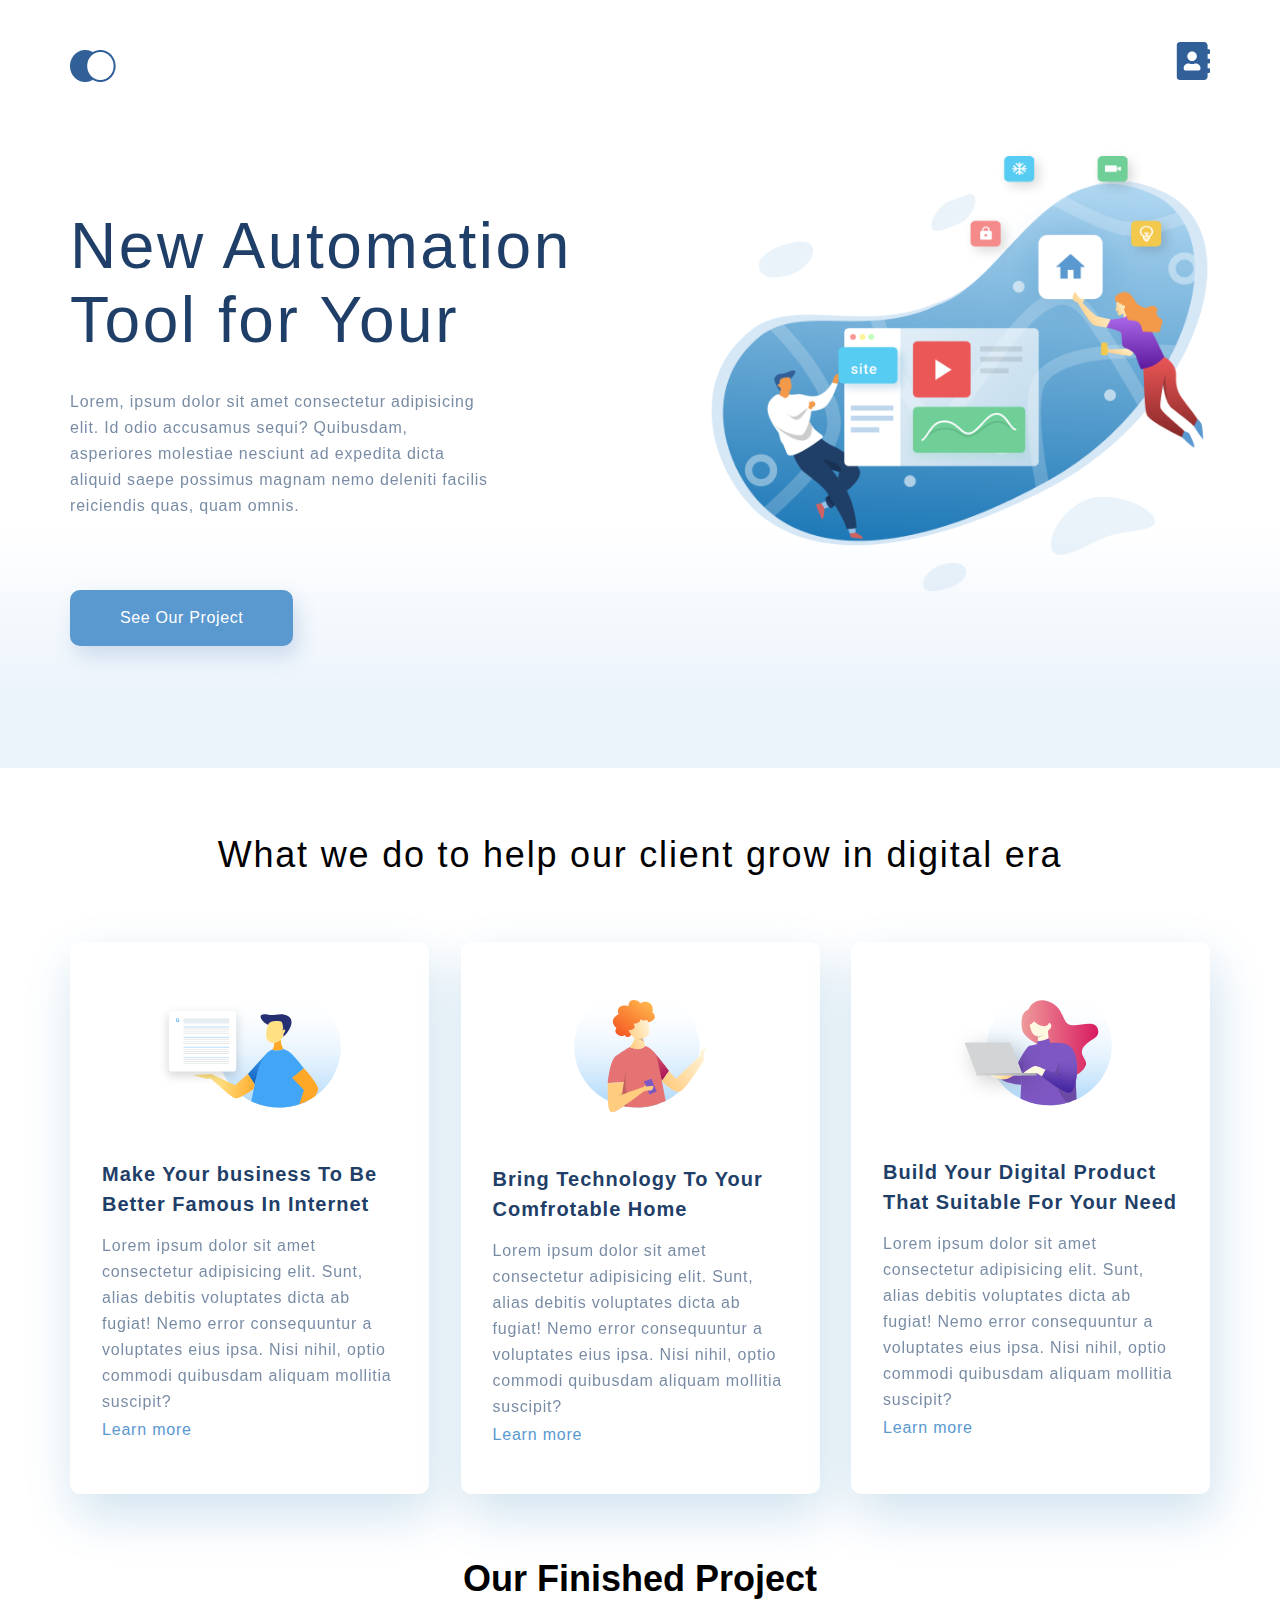
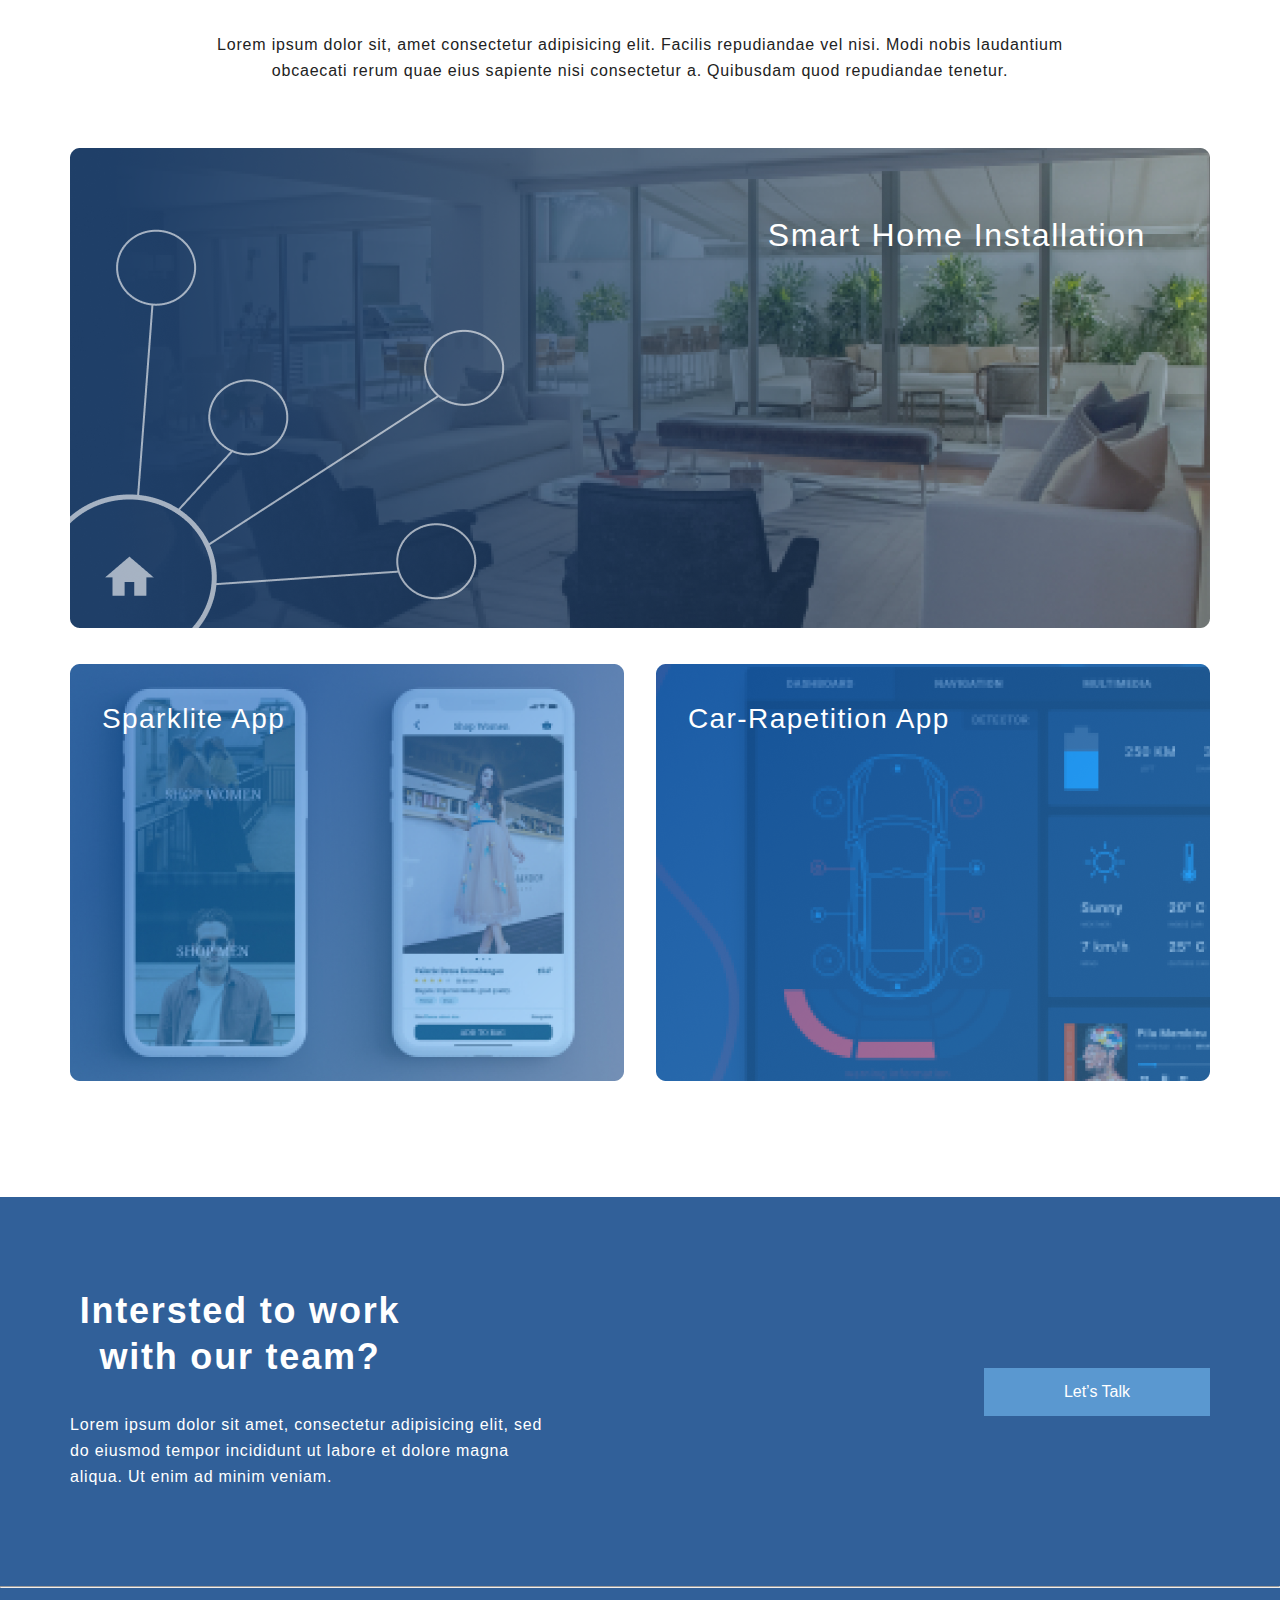
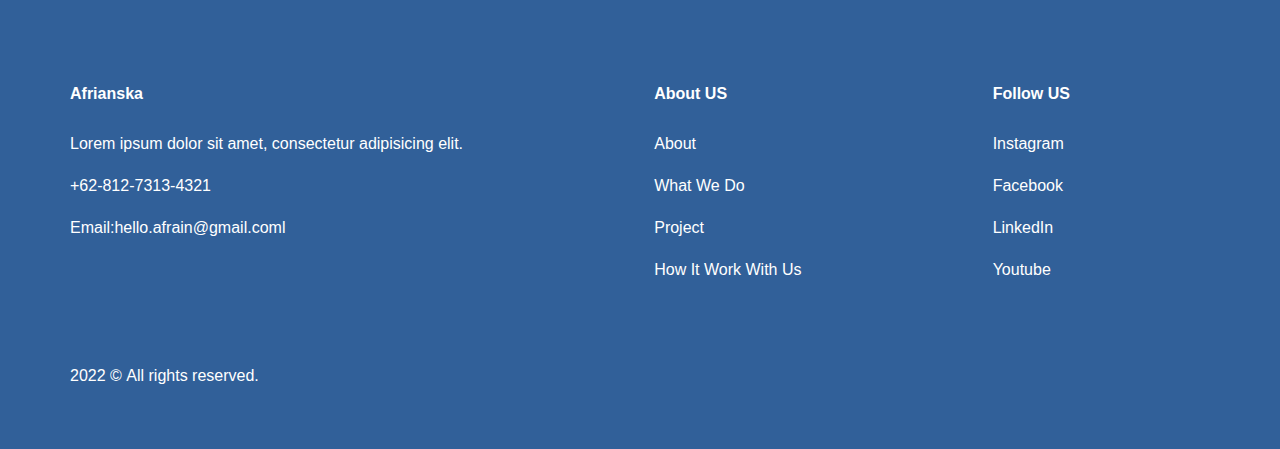
<file: index.html>
<!DOCTYPE html>
<html lang="en">
<head>
    <meta charset="UTF-8">
    <meta http-equiv="X-UA-Compatible" content="IE=edge">
    <meta name="viewport" content="width=device-width, initial-scale=1.0">
    <link rel="stylesheet" href="CSS/style.css">
    <title>Главная</title>
</head>
<body>
  <div class="top-blk">
        <div class="conteiner top-box">
			   <ul class="menu">
                 <li><a href="index.html"><img src="image/logo.png" alt="Logo"></a></li>
                 <li><a href="Contact.html"><img src="image/address.svg" alt="contacts"></a></li>
				</ul>
                  <div class="top-blk__info">
                <h1 class="top-blk_heading">New Automation Tool for Your</h1>
                <p class="paragraph">Lorem, ipsum dolor sit amet consectetur adipisicing elit. Id odio accusamus sequi? Quibusdam, asperiores molestiae nesciunt ad expedita dicta aliquid saepe possimus magnam nemo deleniti facilis reiciendis quas, quam omnis.</p>
                <a href="#" class="top-blk_button">See Our Project</a>
            </div>
        </div>
    </div>
    <div class="what_we_do-blk conteiner">
        <h3 class="what_we_do-heading">What we do to help our client grow in digital era</h3>
		<div class="what_we_do-blk_content">
            <div class="what_we_do-blk__card">
                <img class="card-img" src="image/card-1.svg" alt="card">
                <h4 class="card-heading">Make Your business To Be Better Famous In Internet</h4>
                <p class="paragraph">Lorem ipsum dolor sit amet consectetur adipisicing elit. Sunt, alias debitis voluptates dicta ab fugiat! Nemo error consequuntur a voluptates eius ipsa. Nisi nihil, optio commodi quibusdam aliquam mollitia suscipit?</p>
                <a href="#" class="what_we_do-blk__card__link">Learn more</a>
            </div>
            <div class="what_we_do-blk__card">
                <img class="card-img" src="image/card-2.svg" alt="card">
                <h4 class="card-heading">Bring Technology To Your Comfrotable Home</h4>
                <p class="paragraph">Lorem ipsum dolor sit amet consectetur adipisicing elit. Sunt, alias debitis voluptates dicta ab fugiat! Nemo error consequuntur a voluptates eius ipsa. Nisi nihil, optio commodi quibusdam aliquam mollitia suscipit?</p>
                <a href="#" class="what_we_do-blk__card__link">Learn more</a>
        </div>
            <div class="what_we_do-blk__card">
                <img class="card-img" src="image/card-3.svg" alt="card">
                <h4 class="card-heading">Build Your Digital Product That Suitable For Your Need</h4>
                <p class="paragraph">Lorem ipsum dolor sit amet consectetur adipisicing elit. Sunt, alias debitis voluptates dicta ab fugiat! Nemo error consequuntur a voluptates eius ipsa. Nisi nihil, optio commodi quibusdam aliquam mollitia suscipit?</p>
                <a href="#" class="what_we_do-blk__card__link">Learn more</a>
            </div>
			</div>
    </div>
    <div class="finished-project conteiner">
         <h3>Our Finished Project</h3>
        <p class="paragraph paragraph-text">Lorem ipsum dolor sit, amet consectetur adipisicing elit. Facilis repudiandae vel nisi. Modi nobis laudantium obcaecati rerum quae eius sapiente nisi consectetur a. Quibusdam quod repudiandae tenetur.</p>
        <div class="project_item">
            <img class="project-img"   src="image/project-1.png" alt="photo">
            <p class="project-text">Smart Home Installation</p>
        </div>
        <div class="project_parent">
            <div class="project_item project_item-margin">
                <img class="project-img"  src="image/project-2.png" alt="phto">
                 <p class="project_parent-text">Sparklite App</p>
            </div>
            <div class="project_item">
                <img class="project-img" src="image/project-3.png" alt="phto">
                <p class="project_parent-text">Car-Rapetition App</p>
               </div>
        </div>
    </div>
<div class="footer">
  <div class="footer-blk conteiner">
        <div class="footer-parent">
            <div class="footer-text-blk">
           <h3 class="footer-heading">Intersted to work
        with our team?</h3> 
              <p class="footer-paragraph">Lorem ipsum dolor sit amet, consectetur adipisicing elit, sed do eiusmod tempor incididunt ut labore et dolore magna aliqua. Ut enim ad minim veniam.</p> 
        </div>
     
            <a href="#" class="footer-button">Let’s Talk</a>
      
        </div>	
	</div>	
     <hr>
 <div class="footer-blk conteiner">	
   <div class="footer-contact-block">
   <div>
   <h4 class="footer-contact-heading">Afrianska</h4>
    <ul class="footer-contact-info">
        <li>Lorem ipsum dolor sit amet, consectetur adipisicing elit.</li>
        <li>+62-812-7313-4321</li>
        <li><a class="mail" href="hello.afrain@gmail.coml" target="_blank">Email:hello.afrain@gmail.coml</a></li>
    </ul>
	</div>
	<div class="footer-item">
	 <h4 class="footer-contact-heading">About US</h4>
	<ul class="footer-contact-info">
        <li>About</li>
        <li>What We Do</li>
        <li>Project</li>
		<li>How It Work With Us</li>
    </ul>
	</div>
	<div class="footer-item">
	 <h4 class="footer-contact-heading">Follow US</h4>
	<ul class="footer-contact-info">
        <li>Instagram</li>
        <li>Facebook</li>
        <li>LinkedIn</li>
		<li>Youtube</li>
    </ul>
	</div>
	</div>
    <p class="footer-copyright">
       2022 &copy;&nbsp;All rights reserved.
    </p>
 </div>	
</div>
   </body>
</html>
</file>
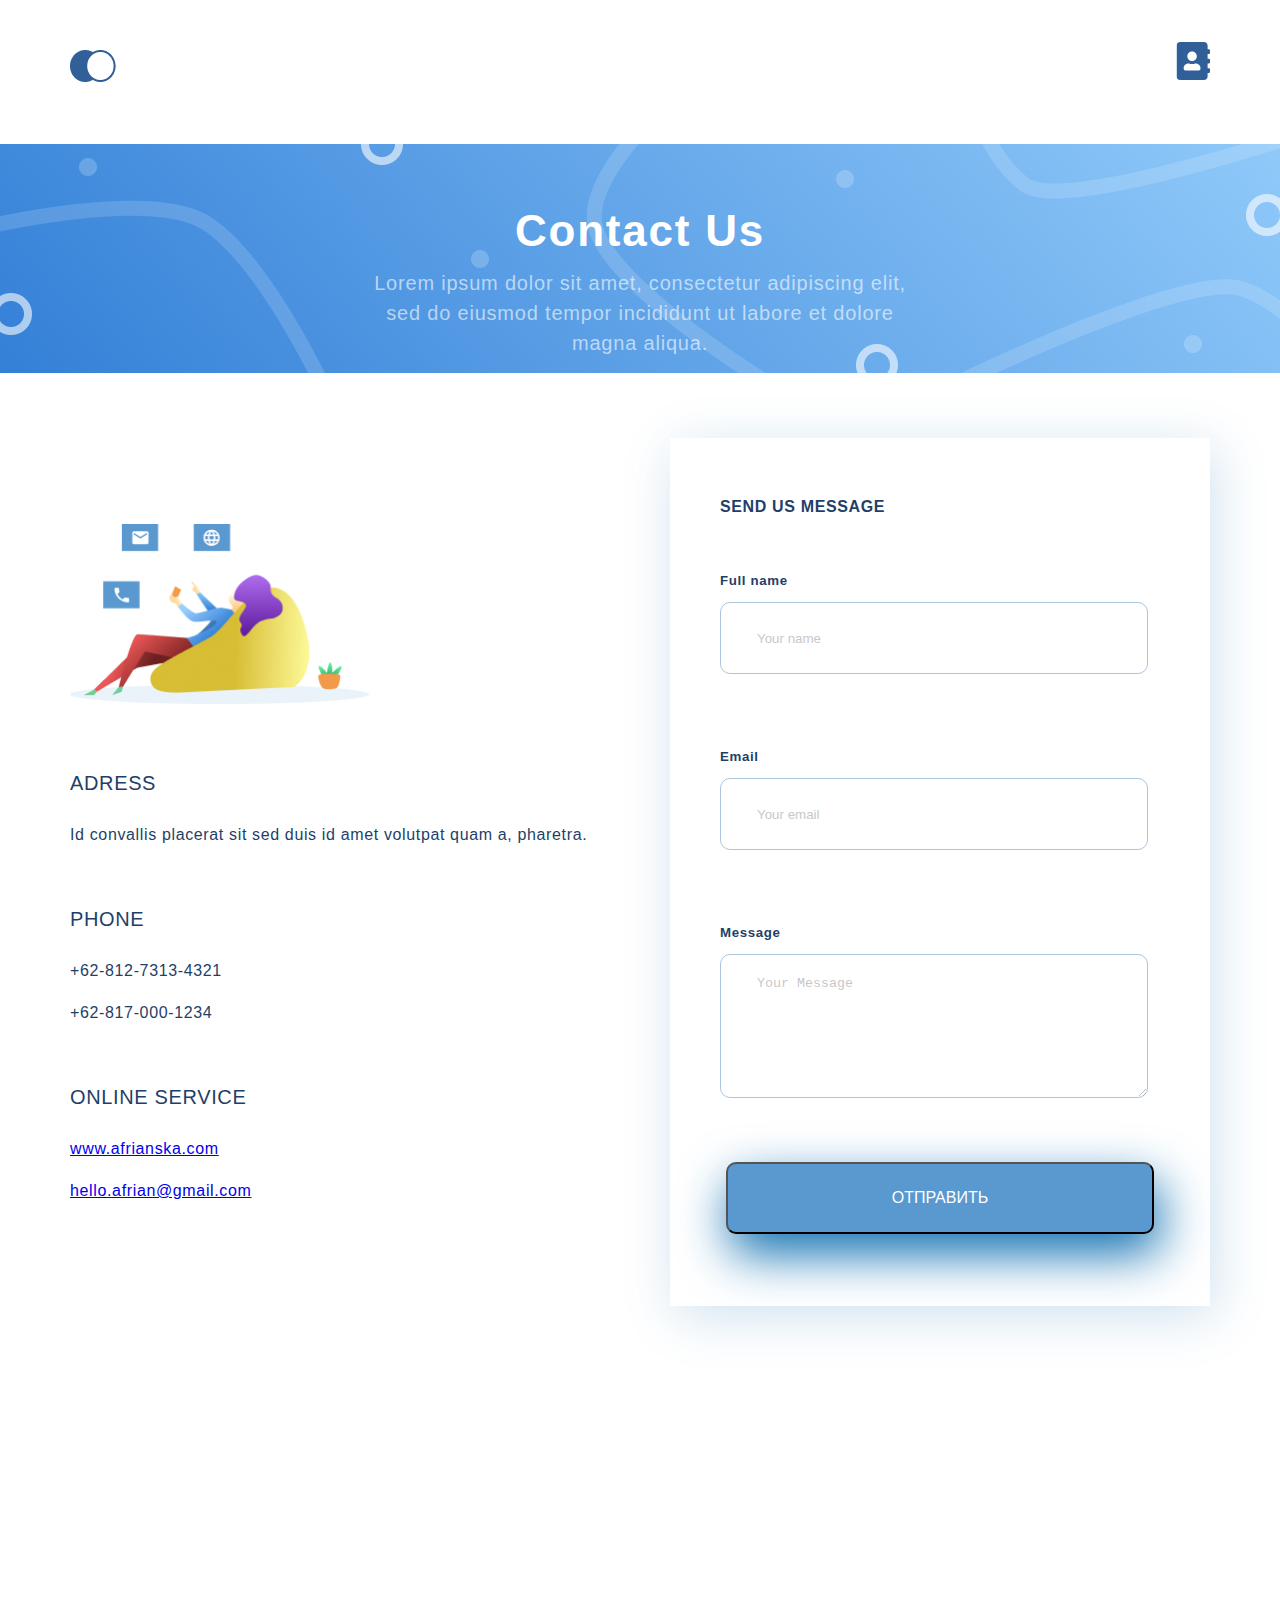
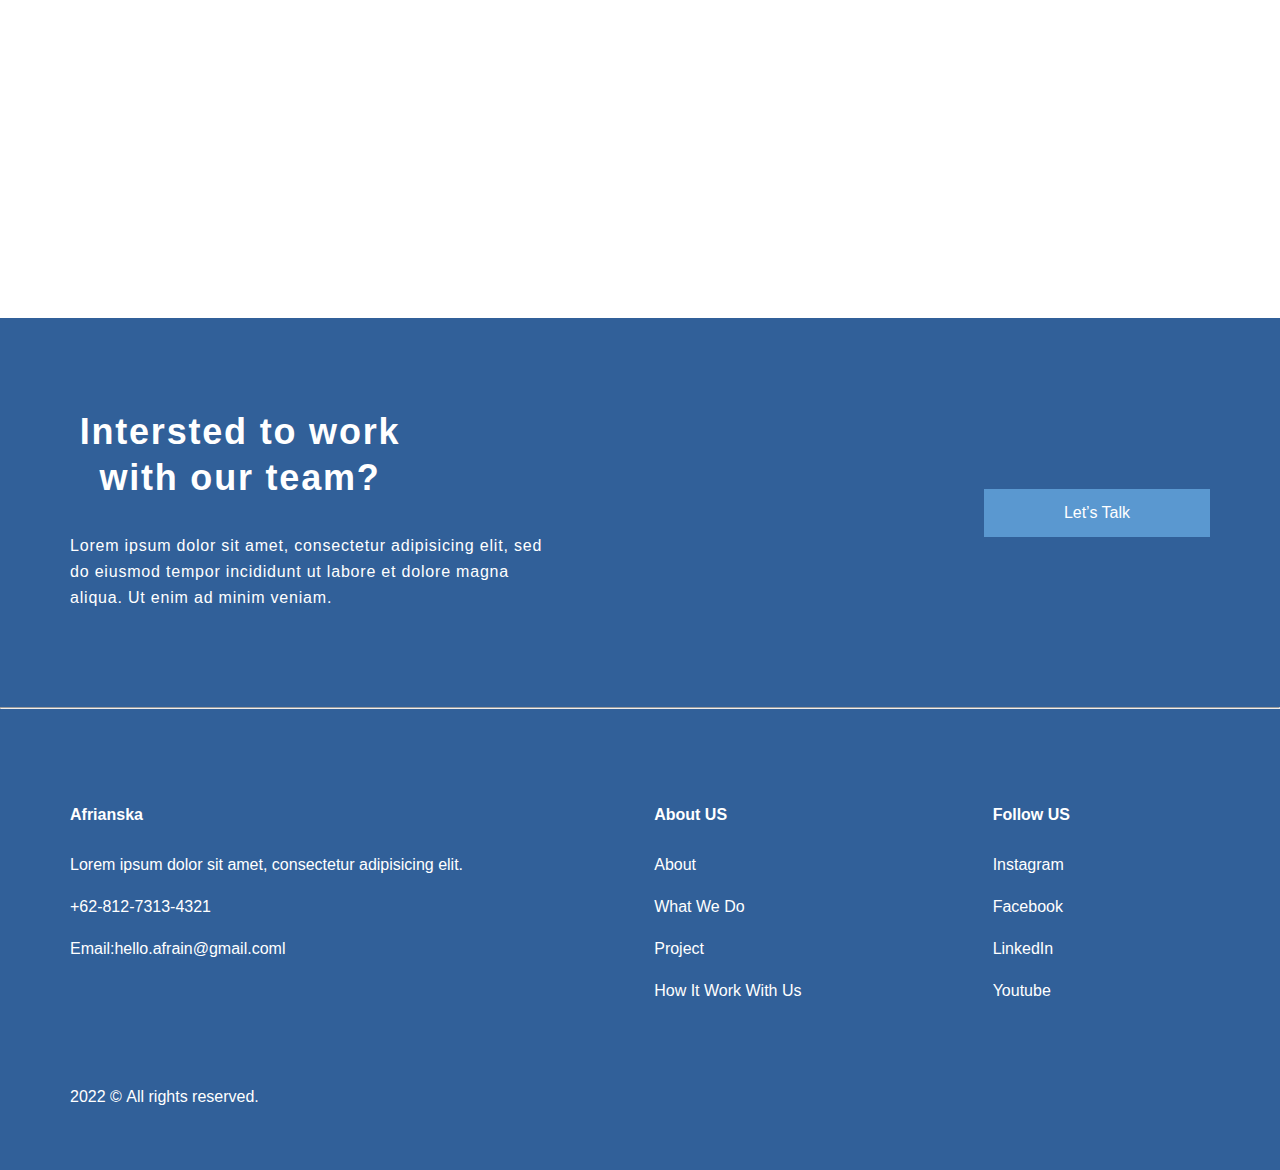
<file: Contact.html>
<!DOCTYPE html>
<html lang="en">
<head>
    <meta charset="UTF-8">
    <meta http-equiv="X-UA-Compatible" content="IE=edge">
    <meta name="viewport" content="width=device-width, initial-scale=1.0">
    <link rel="stylesheet" href="CSS/style.css">
    <title>Контакты</title>
</head>
<body>
    <div class="Contact-blk">
	  <div class="Contact-top conteiner">
  			  <ul class="menu">
                 <li><a href="index.html"><img src="image/logo.png" alt="Logo"></a></li>
                 <li><a href="Contact.html"><img src="image/address.svg" alt="contacts"></a></li>
				</ul>
				</div>
         <div class="Contact-info">
            <h3 class="Contact-info-heading">Contact Us</h3>
            <p class="Contact-info-text">Lorem ipsum dolor sit amet, consectetur adipiscing elit, sed do eiusmod tempor incididunt ut labore et dolore magna aliqua.</p>
        </div>
		<div class="Contact-parent conteiner">
        <div class="Contact-content">
		<img class="Contact-item-image" src="image/contact-logo.png" alt="Logo">
		<h4 class="Contact-item-heading">Adress</h4>
				<p>Id convallis placerat sit sed duis id amet volutpat quam a, pharetra.</p>
	<h4 class="Contact-item-heading">Phone</h4>
 <ul class="Contact-item">
        <li>+62-812-7313-4321</li>
        <li>+62-817-000-1234</li>
    </ul>
    <h4 class="Contact-item-heading">Online service</h4>
     <ul class="Contact-item">
   <li><a href="https://afrianska.com" target="_blank">www.afrianska.com</a></li>
   <li><a href="hello.afrian@gmail.com" target="_blank">hello.afrian@gmail.com</a></li>
    </ul>
            </div>
        <div class="message-box">
            <h4 class="message-box-heading">Send us message</h4>
			<h5 class="Contact-field-heading">Full name</h5>
            <input type="text" size="0" name="Full name" placeholder="Your name"><br>
			<h5 class="Contact-field-heading">Email</h5>
            <input type="email" size="0" name="Email" placeholder="Your email"><br>
			<h5 class="Contact-field-heading">Message</h5>
            <textarea cols="0" rows="0" name="Message" placeholder="Your Message"></textarea><br>
            <button class="button-send" type="submit">Отправить</button>
        </div>
		</div>
		<div class="map conteiner">
		<iframe src="https://yandex.ru/map-widget/v1/?um=constructor%3Ab2494cb76de7cac8afa2778a8c6dbe9b1fa9fc5bba07df4ec8fbfe92516015fd&amp;source=constructor" width="100%" height="400px" frameborder="0"></iframe>
		</div>
		</div>  
 <div class="footer">
  <div class="footer-blk conteiner">
        <div class="footer-parent">
            <div class="footer-text-blk">
           <h3 class="footer-heading">Intersted to work
        with our team?</h3> 
              <p class="footer-paragraph">Lorem ipsum dolor sit amet, consectetur adipisicing elit, sed do eiusmod tempor incididunt ut labore et dolore magna aliqua. Ut enim ad minim veniam.</p> 
        </div>
     
            <a href="#" class="footer-button">Let’s Talk</a>
      
        </div>	
	</div>	
     <hr>
 <div class="footer-blk conteiner">	
   <div class="footer-contact-block">
   <div>
   <h4 class="footer-contact-heading">Afrianska</h4>
    <ul class="footer-contact-info">
        <li>Lorem ipsum dolor sit amet, consectetur adipisicing elit.</li>
        <li>+62-812-7313-4321</li>
        <li><a class="mail" href="hello.afrain@gmail.coml" target="_blank">Email:hello.afrain@gmail.coml</a></li>
    </ul>
	</div>
	<div class="footer-item">
	 <h4 class="footer-contact-heading">About US</h4>
	<ul class="footer-contact-info">
        <li>About</li>
        <li>What We Do</li>
        <li>Project</li>
		<li>How It Work With Us</li>
    </ul>
	</div>
	<div class="footer-item">
	 <h4 class="footer-contact-heading">Follow US</h4>
	<ul class="footer-contact-info">
        <li>Instagram</li>
        <li>Facebook</li>
        <li>LinkedIn</li>
		<li>Youtube</li>
    </ul>
	</div>
	</div>
    <p class="footer-copyright">
       2022 &copy;&nbsp;All rights reserved.
    </p>
 </div>	
</div>
</body>
</html>
</file>
<file: CSS/style.css>
*{
    margin: 0;
    padding: 0;
    box-sizing:border-box;
}
body{
    font-family: sans-serif;
}
.conteiner{
	max-width:1140px;
	margin:0 auto;
}
.top-box{
    display: flex;
    flex-direction: column;
    height: 100%;
}
.menu{
    display: flex;
    justify-content: space-between;
	list-style-type:none;
    padding-top: 42px;
}
.top-blk{
    min-height: 768px;
    background: linear-gradient(0deg, #EBF3FB 8.84%, rgba(152, 195, 232, 0) 31.12%);
}
.top-blk__info p{
    width: 425px;
}
.top-blk__info{
    padding-top: 115px;
    flex-grow: 1;
    background-image: url(../image/illustration.png);
    background-repeat: no-repeat;
    background-position: right center;
    background-size: 44%;
}
.top-blk_heading{
    font-size: 64px;
    color: #1F3F68;
	width:510px;
    font-weight: 300;
    line-height: 74px;
    letter-spacing: 0.04em;
    margin-bottom: 32px;
}
.top-blk_button{
    font-size: 16px;
    line-height: 26px;
    text-align: center;
    letter-spacing: 0.04em;
    color: #FFFFFF;
    background: #5A98D0;
    box-shadow: 5px 10px 20px rgba(53, 110, 173, 0.2);
    border-radius: 10px;
    padding: 15px 50px;
    text-decoration: none;
    display: inline-block;
    margin-top: 71px;
}
.paragraph{
    font-size: 16px;
    line-height: 26px;
    color: #1F3F68;
    letter-spacing: 0.05em;
    opacity: 0.6;
}
h3{
    font-size: 36px;
    text-align: center;
}
.what_we_do-heading{
    font-size: 36px;
    text-align: center;
    font-weight: 300;
    line-height: 46px;
    letter-spacing: 0.05em;
}
.card-heading{
    font-size: 20px;
    line-height: 30px;
    color: #1F3F68;
    letter-spacing: 0.05em;
    margin-bottom: 14px;
}
.what_we_do-blk{
    padding-top: 64px;
}
.what_we_do-blk_content{
	display:flex;
	justify-content:space-between;
    padding-top: 64px;
    padding-bottom: 64px;
}
.what_we_do-blk__card{
    width: 359px;
    padding: 44px 32px;
    background: #FFFFFF;
    box-shadow: 5px 20px 50px rgba(16, 112, 177, 0.2);
    border-radius: 10px;
    display: flex;
    flex-direction: column;
    }
    .card-img{
        align-self: center;
        margin-bottom: 51px;
    } 
.what_we_do-blk__card__link{
    font-size: 16px;
    text-decoration: none;
    line-height: 30px;
    letter-spacing: 0.05em;
    color: #5A98D0;
    }
.what_we_do-blk__card__link :after{
    content: "&rarr";
}  
.project-img{
    width: 100%;
}
.project_item{
    position: relative;
    flex-grow: 1;
}
.project-text{
    font-size: 32px;
    line-height: 46px;
    text-align: right;
    letter-spacing: 0.05em;
    color: #FFFFFF;
    position: absolute;
    top: 64px;
    right: 64px;
    font-weight: 300;
}
.paragraph-text{
    width: 75%;
    margin: 32px auto 64px;
    color: #222222;
    opacity: 1;
    text-align: center;
} 
.project_parent{
    display: flex;
    justify-content: space-between;
    margin-top: 32px;
    position: relative;
}
.project_item-margin{
    margin-right: 32px;
}
.project_parent-text{
    position: absolute;
    font-size: 28px;
    line-height: 46px;
    letter-spacing: 0.05em;
    top: 32px;
    left: 32px;
     color: #FFFFFF;
}
.footer{
    width: 100%;
    background-color: #316099;
    color: #ffff;
    margin-top: 112px;
}
.footer-parent{
    display: flex;
    justify-content: space-between;
}
.footer-heading{
    font-size: 36px;
    line-height: 46px;
    letter-spacing: 0.05em;
    color: #FFFFFF;
    width: 340px;
    padding-top: 91px;
  }
  .footer-paragraph{
      width: 495px;
      font-size: 16px;
      line-height: 26px;
      letter-spacing: 0.05em;
      color: #FFFFFF;
      margin-top: 32px;
      margin-bottom: 96px;
  }
  .footer-button{
      padding: 15px 80px;
      background: #5A98D0;
      color: #FFFFFF;
      align-self: center;
	  text-decoration:none;
  }
.footer-contacts{
    display: flex;
    justify-content: space-between;
    margin-top: 64px;
    list-style-type: none;
}
.footer-contact-block{
	display:flex;
	justify-content:space-between;
	width:1000px;
}
.footer-contact-info{
    margin-top: 32px;
    list-style-type: none;
}
.footer-contact-info li{
	margin-bottom:24px;
}
.footer-contact-heading{
	text-align: left;
    margin-top: 97px;
}
.footer-copyright{
    padding: 64px 0;
}
.mail{
    color: #FFFFFF;
	text-decoration:none;
}
.Contact-item-heading{
	font-weight: 500;
    font-size: 20px;
    line-height: 30px;
	margin-top: 56px;
    margin-bottom: 24px;
	text-transform: uppercase;
}
.Contact-item li{
	margin-bottom:16px;
}
.Contact-parent{
	margin-top:86px;
	margin-bottom:96px;
	font-size: 16px;
    line-height: 26px;
    letter-spacing: 0.04em;
    color: #1F3F68;
}
.Contact-item-image{
	margin-top:86px;
}
.message-box{
	box-shadow: 5px 10px 50px rgba(16, 112, 177, 0.2);
}
.Contact-info{
	background-image:url(../image/contatct-bg.png);
	height:229px;
	width:100%;
}
.Contact-info-heading{
	font-size: 44px;
    line-height: 74px;
    text-align: center;
    letter-spacing: 0.04em;
    color: #FFFFFF;
	margin-top:50px;
	padding-top:50px;
}
.Contact-info-text{
	font-weight: 400;
    font-size: 20px;
    line-height: 30px;
    text-align: center;
    letter-spacing: 0.04em;
    color: rgba(255, 255, 255, 0.6);
	width: 544px;
    margin: 0 auto;
}
.Contact-parent{
	margin-top:65px;
	display:flex;
	justify-content:space-between;
}
.Contact-item-image{
	width:300px;
	height:180px;
}
.Contact-item{
	list-style-type:none;
}
.contact-blk{
	margin-top:50px;
	display:flex;
	justify-content: space-around;
}
input[name]{
    margin-bottom: 70px;
	padding-left:36px;
}
input, textarea{
    border: 1px solid #356EAD;
    box-sizing: border-box;
    border-radius: 10px;
    opacity: 0.4;
	height: 72px;
    width: 428px;
    margin: 0 50px;
}
textarea[name]{
	padding-left:36px;
	padding-top:21px;
}

.button-send{
	display:block;
    background:#5A98D0;
    box-shadow: 5px 20px 50px rgba(16,112,177.02);
    border-radius: 10px;
    font-weight: 500;
    font-size: 16px;
    line-height: 26px;
    text-align: center;
    color: #FFFFFF;
    text-transform: uppercase;
	width: 428px;
    height: 72px;
    margin: 56px 56px 72px;
}
.Contact-field-heading{
	margin-left:50px;
	margin-bottom:8px;
}
.message-box-heading{
	margin-top: 56px;
    margin-left: 50px;
	margin-bottom:48px;
	text-transform: uppercase;
}
textarea[name=Message]{
	height:144px;
	padding-left:36px;
}

/*planshet*/
@media (max-width: 1024px){
.conteiner{
    padding-left: 32px;
    padding-right: 32px;
}
.top-blk__info{
    background-position: right 215px;
}
.what_we_do-blk_content{
    flex-direction: column;
    align-items: center;
}
.what_we_do-blk__card{
    margin-bottom: 32px;
}
.footer-blk{
	padding-left:124px;
	padding-right:124px;
}
.footer-contacts{
	flex-direction:column;
	padding:0;
}
.footer-contacts li{
	line-height:26px;
}
.footer-heading{
	width:336px;
	padding-top:47px;
	font-weight:400;
	text-align:inherit;
}
.footer-paragraph {
    width: 336px;
	margin-bottom:64px;
	font-weight:400;
}	
.footer-button{
	padding:10px 40px;
}
/*contact*/
.Contact-parent {
    flex-direction: column;
	margin-top:0;
}
.footer-item{
	display:none;
}
.Contact-content{
	margin: 72px 234px 0;
}
.Contact-item-image{
	margin-top:0;
}
.Contact-item-heading{
	margin-top:64px;
}
.message-box{
	margin:64px auto 0 auto;
}
.footer-contact-block{
	width:0;
}

/*smartphone*/
@media (max-width:667px){
.top-blk_heading{
    width: 100%;
    font-size: 32px;
    line-height: 37px;
    margin-bottom: 12px;
    text-align: center;
}  
.conteiner{
    padding-left: 16px;
    padding-right: 16px;
}  
.top-blk__info p{
    width: 100%;
    text-align: center
}
.menu{
    padding-top: 24px;
}
.top-blk__info{
    padding-top: 36px;
    display: flex;
    flex-direction: column;
    align-items: center;
    background-image: none;
}
.top-blk_button{
    font-size: 12px;
    line-height: 26px;
    padding: 0 8px;
}
.top-blk{
    min-height: 376px;
    padding-bottom: 41px;
}
.what_we_do-heading{
    font-size: 24px;
    line-height: 28px;
}
.what_we_do-blk {
    padding-top: 48px;
}
.what_we_do-blk__content{
    padding-top: 32px;
}
.what_we_do-blk__card{
    width: 100%;
}
.paragraph-text {
    width: 100%;
}
.project-text{
    font-size: 16px;
    line-height: 19px;
    top: 16px;
    right: 16px;
}
.project_parent-text {
    left: 16px;
}
.project_parent{
    flex-direction: column;
    margin-top: 16px;
}
.project_item-margin {
    margin-right: 0;
    margin-bottom: 16px;
}
.footer-parent{
	flex-direction:column;
}
.footer-heading{
	width:100%;
	text-align:center;
	font-size:24px;
	line-height:28px;
	padding-top:18px;
}
.footer-paragraph{
	width:100%;
	text-align:center;
	font-size:16px;
	line-height:26px;
	margin-bottom:40px;
}
.footer-button{
	margin-bottom:41px;
}
.footer-contacts{
	margin-top:32px;
}
.footer-copyright{
	padding:32px 0;
	text-align:center;
}

/*Contact*/
.Contact-blk{
	font-size:16px;
}
.Contact-info{
	margin-top:33px;
	margin-bottom:50px;
}
.Contact-info-heading{
	margin-top:0;
	padding-top:0;
	font-size:24px;
}
.Contact-info-text{
	font-size:16px;
	width:300px;
	margin:0 auto;
}
.Contact-text-info{
	width:auto;
}
.Contact-content{
	width:auto;
	margin:0 auto;
}
.Contact-parent{
   margin-bottom:32px;	
}
.message-box{
	margin:0;
}
input,textarea{
	width:218px;
	height:46px;
	margin:0 35px;
}
input[name] {
    margin-bottom: 34px;
}
textarea[name=Message] {
    height: 92px;
	width:218px;
}	
.button-send{
	width:218px;
	height:46px;
	margin:46px auto 35px;
}
.footer{
	margin-top:32px;
}
}
</file>
